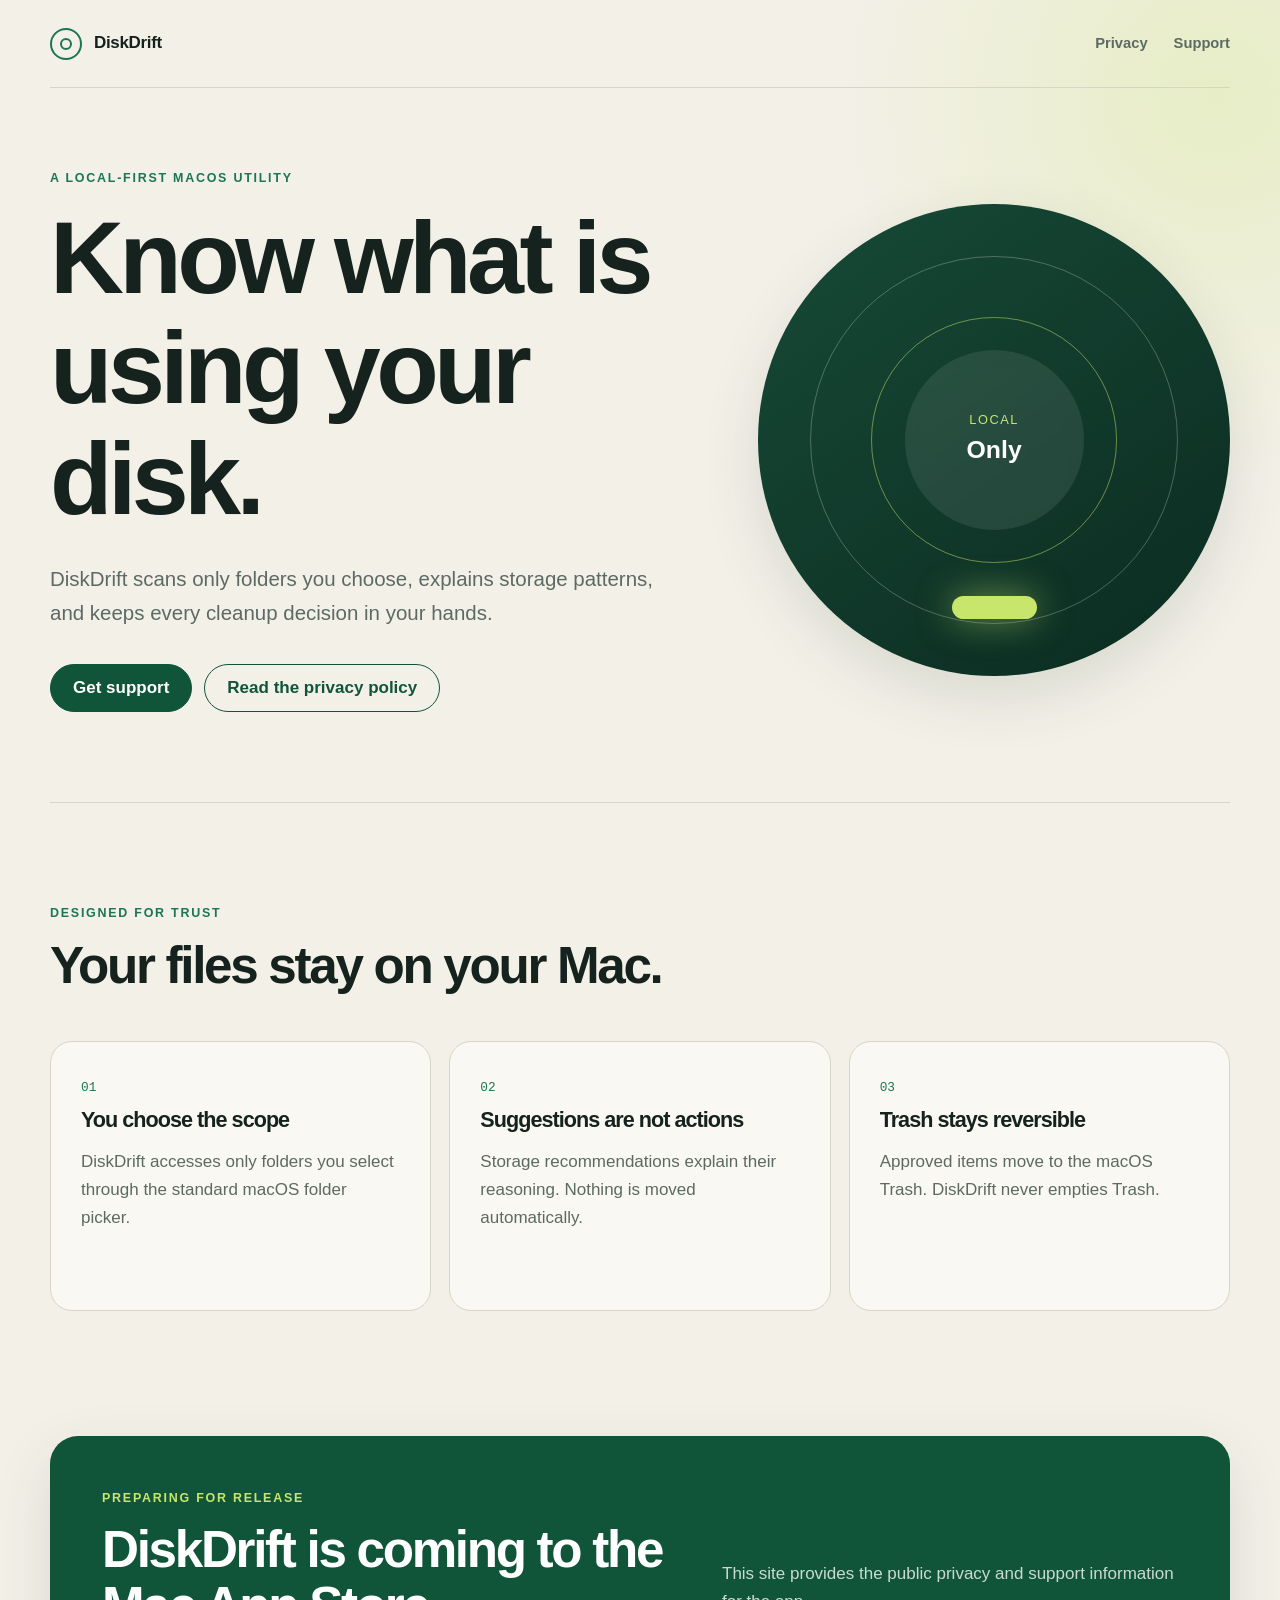
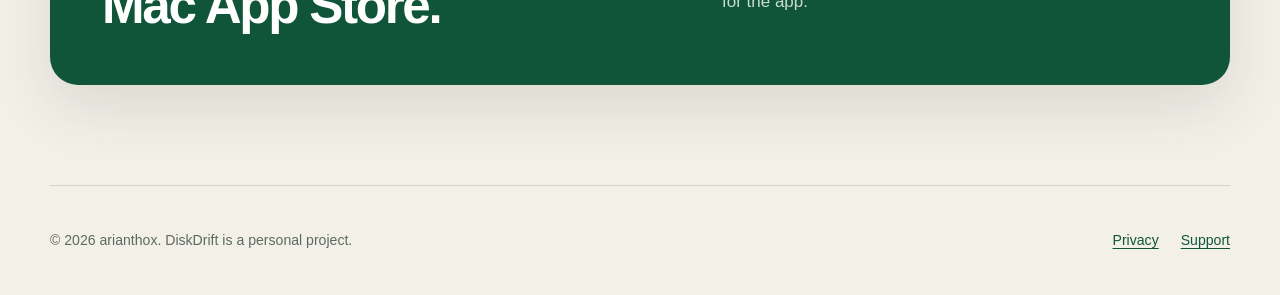
<file: index.html>
<!doctype html>
<html lang="en">
<head>
  <meta charset="utf-8">
  <meta name="viewport" content="width=device-width, initial-scale=1">
  <meta name="description" content="Privacy and support information for DiskDrift, a local-first macOS storage review utility.">
  <title>DiskDrift — Understand your storage</title>
  <link rel="stylesheet" href="./assets/styles.css">
</head>
<body>
  <header class="site-header">
    <a class="brand" href="./" aria-label="DiskDrift home">
      <span class="brand-mark" aria-hidden="true"><span></span></span>
      <span>DiskDrift</span>
    </a>
    <nav aria-label="Primary navigation">
      <a href="./privacy/">Privacy</a>
      <a href="./support/">Support</a>
    </nav>
  </header>

  <main>
    <section class="hero">
      <div class="hero-copy">
        <p class="eyebrow">A local-first macOS utility</p>
        <h1>Know what is using your disk.</h1>
        <p class="lede">DiskDrift scans only folders you choose, explains storage patterns, and keeps every cleanup decision in your hands.</p>
        <div class="actions">
          <a class="button primary" href="./support/">Get support</a>
          <a class="button secondary" href="./privacy/">Read the privacy policy</a>
        </div>
      </div>
      <div class="storage-visual" role="img" aria-label="Abstract disk storage rings">
        <div class="orbit orbit-one"></div>
        <div class="orbit orbit-two"></div>
        <div class="disk-core"><span>Local</span><strong>Only</strong></div>
      </div>
    </section>

    <section class="principles" aria-labelledby="principles-title">
      <div>
        <p class="eyebrow">Designed for trust</p>
        <h2 id="principles-title">Your files stay on your Mac.</h2>
      </div>
      <div class="principle-grid">
        <article>
          <span class="number">01</span>
          <h3>You choose the scope</h3>
          <p>DiskDrift accesses only folders you select through the standard macOS folder picker.</p>
        </article>
        <article>
          <span class="number">02</span>
          <h3>Suggestions are not actions</h3>
          <p>Storage recommendations explain their reasoning. Nothing is moved automatically.</p>
        </article>
        <article>
          <span class="number">03</span>
          <h3>Trash stays reversible</h3>
          <p>Approved items move to the macOS Trash. DiskDrift never empties Trash.</p>
        </article>
      </div>
    </section>

    <section class="status-card">
      <div>
        <p class="eyebrow">Preparing for release</p>
        <h2>DiskDrift is coming to the Mac App Store.</h2>
      </div>
      <p>This site provides the public privacy and support information for the app.</p>
    </section>
  </main>

  <footer>
    <p>© 2026 arianthox. DiskDrift is a personal project.</p>
    <div><a href="./privacy/">Privacy</a><a href="./support/">Support</a></div>
  </footer>
</body>
</html>
</file>
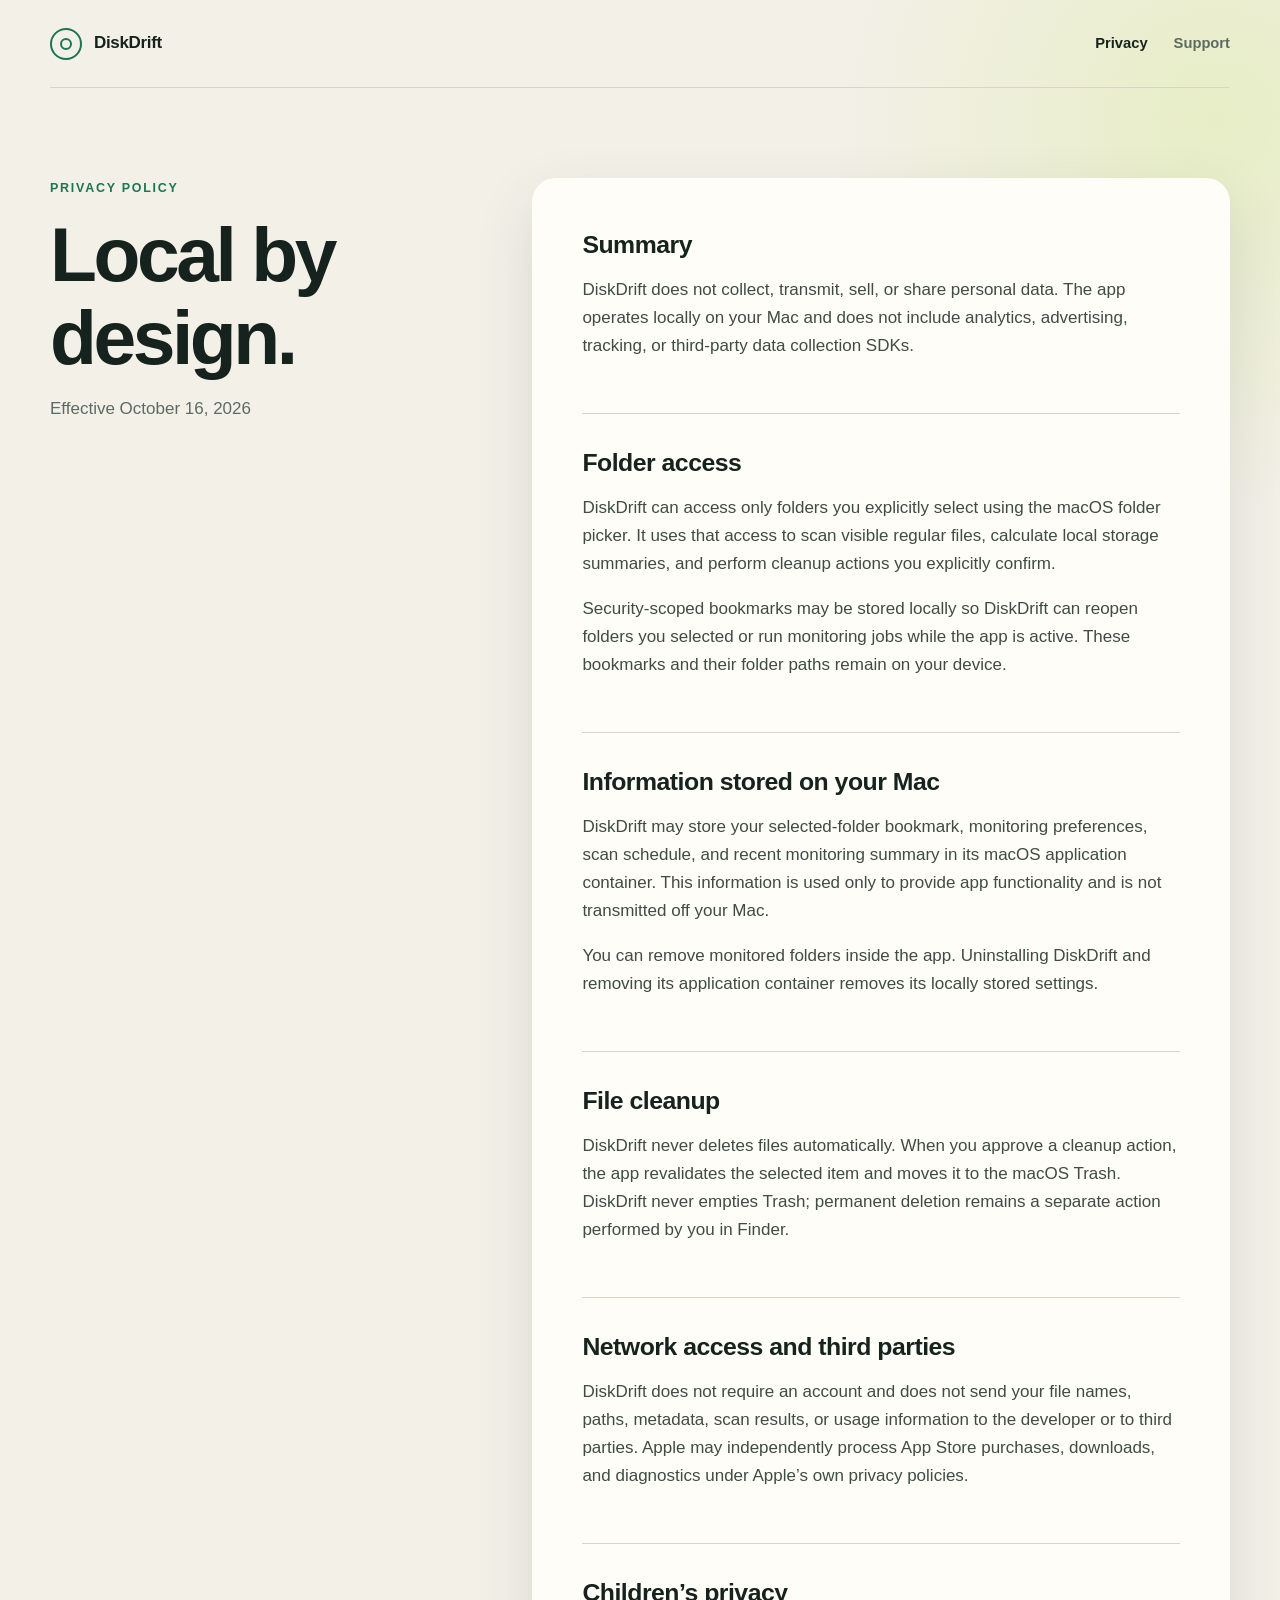
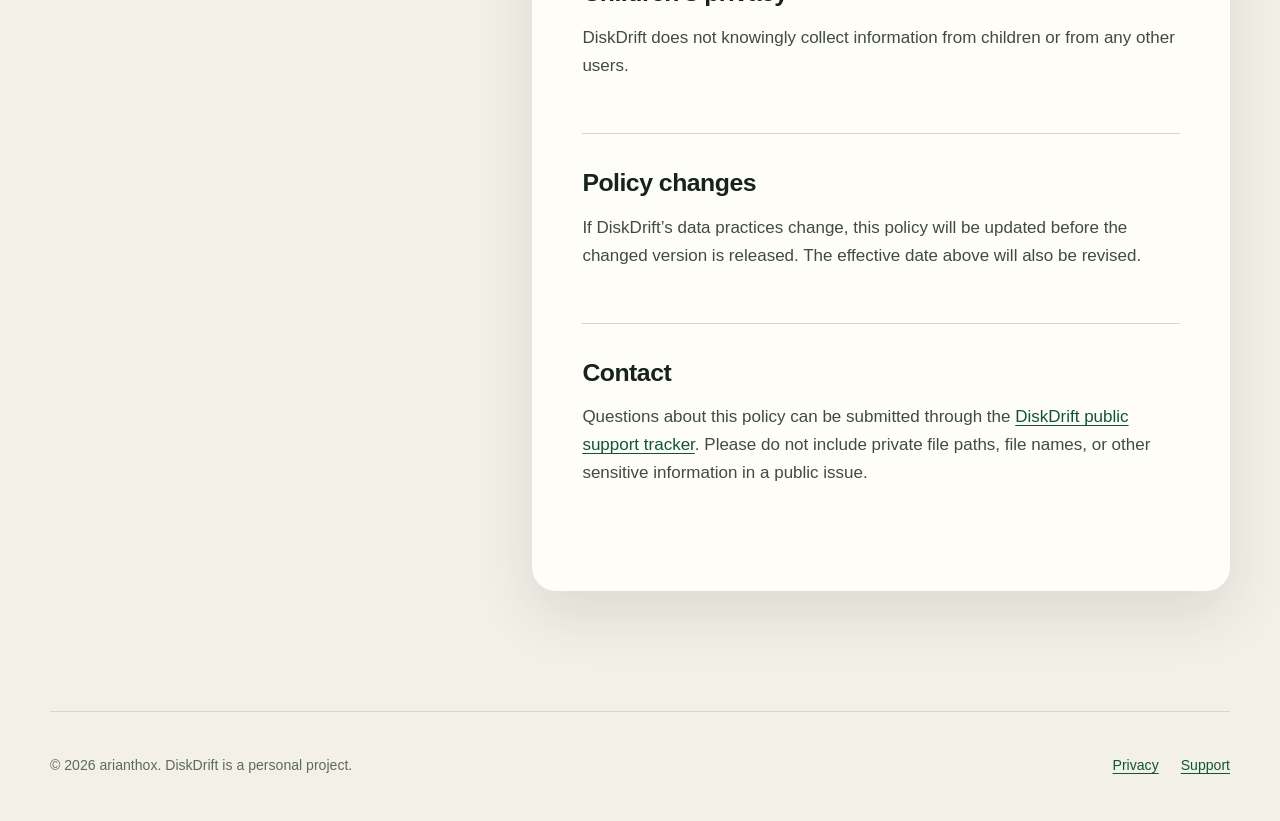
<file: privacy/index.html>
<!doctype html>
<html lang="en">
<head>
  <meta charset="utf-8">
  <meta name="viewport" content="width=device-width, initial-scale=1">
  <meta name="description" content="DiskDrift privacy policy.">
  <title>Privacy Policy — DiskDrift</title>
  <link rel="stylesheet" href="../assets/styles.css">
</head>
<body>
  <header class="site-header">
    <a class="brand" href="../" aria-label="DiskDrift home">
      <span class="brand-mark" aria-hidden="true"><span></span></span>
      <span>DiskDrift</span>
    </a>
    <nav aria-label="Primary navigation">
      <a aria-current="page" href="./">Privacy</a>
      <a href="../support/">Support</a>
    </nav>
  </header>

  <main class="document-shell">
    <aside class="document-intro">
      <p class="eyebrow">Privacy policy</p>
      <h1>Local by design.</h1>
      <p>Effective October 16, 2026</p>
    </aside>

    <article class="document">
      <section>
        <h2>Summary</h2>
        <p>DiskDrift does not collect, transmit, sell, or share personal data. The app operates locally on your Mac and does not include analytics, advertising, tracking, or third-party data collection SDKs.</p>
      </section>

      <section>
        <h2>Folder access</h2>
        <p>DiskDrift can access only folders you explicitly select using the macOS folder picker. It uses that access to scan visible regular files, calculate local storage summaries, and perform cleanup actions you explicitly confirm.</p>
        <p>Security-scoped bookmarks may be stored locally so DiskDrift can reopen folders you selected or run monitoring jobs while the app is active. These bookmarks and their folder paths remain on your device.</p>
      </section>

      <section>
        <h2>Information stored on your Mac</h2>
        <p>DiskDrift may store your selected-folder bookmark, monitoring preferences, scan schedule, and recent monitoring summary in its macOS application container. This information is used only to provide app functionality and is not transmitted off your Mac.</p>
        <p>You can remove monitored folders inside the app. Uninstalling DiskDrift and removing its application container removes its locally stored settings.</p>
      </section>

      <section>
        <h2>File cleanup</h2>
        <p>DiskDrift never deletes files automatically. When you approve a cleanup action, the app revalidates the selected item and moves it to the macOS Trash. DiskDrift never empties Trash; permanent deletion remains a separate action performed by you in Finder.</p>
      </section>

      <section>
        <h2>Network access and third parties</h2>
        <p>DiskDrift does not require an account and does not send your file names, paths, metadata, scan results, or usage information to the developer or to third parties. Apple may independently process App Store purchases, downloads, and diagnostics under Apple’s own privacy policies.</p>
      </section>

      <section>
        <h2>Children’s privacy</h2>
        <p>DiskDrift does not knowingly collect information from children or from any other users.</p>
      </section>

      <section>
        <h2>Policy changes</h2>
        <p>If DiskDrift’s data practices change, this policy will be updated before the changed version is released. The effective date above will also be revised.</p>
      </section>

      <section>
        <h2>Contact</h2>
        <p>Questions about this policy can be submitted through the <a href="https://github.com/arianthox/diskdrift-site/issues/new">DiskDrift public support tracker</a>. Please do not include private file paths, file names, or other sensitive information in a public issue.</p>
      </section>
    </article>
  </main>

  <footer>
    <p>© 2026 arianthox. DiskDrift is a personal project.</p>
    <div><a href="./">Privacy</a><a href="../support/">Support</a></div>
  </footer>
</body>
</html>
</file>
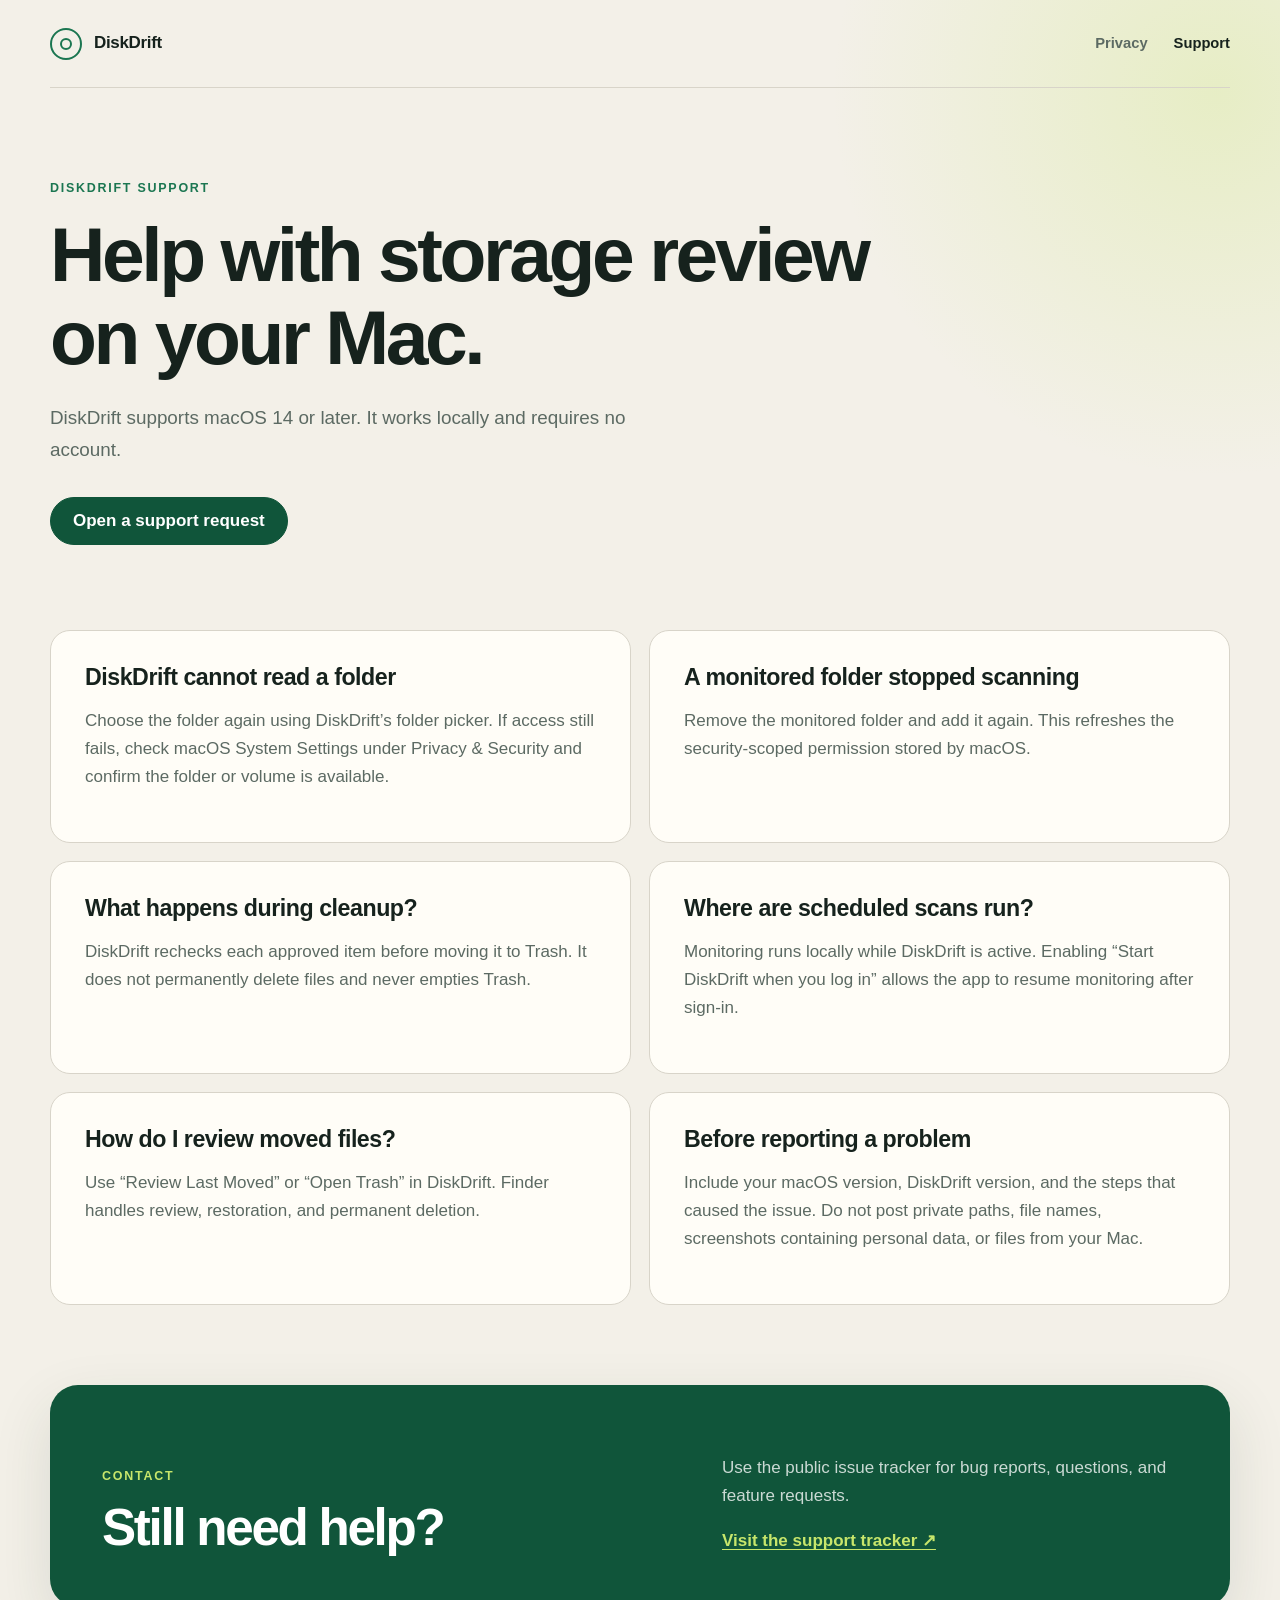
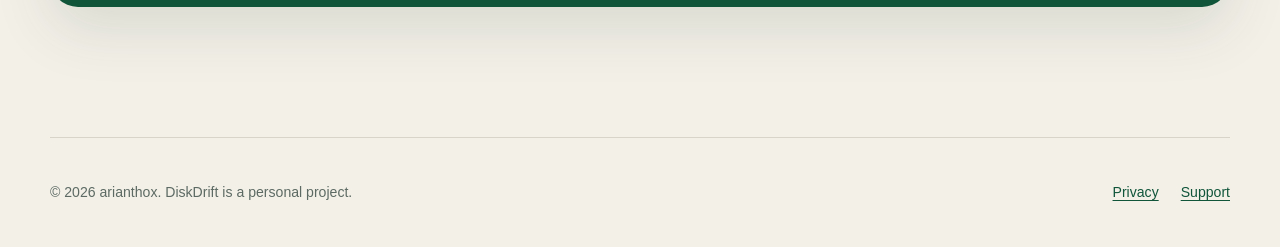
<file: support/index.html>
<!doctype html>
<html lang="en">
<head>
  <meta charset="utf-8">
  <meta name="viewport" content="width=device-width, initial-scale=1">
  <meta name="description" content="Help, frequently asked questions, and contact information for DiskDrift.">
  <title>Support — DiskDrift</title>
  <link rel="stylesheet" href="../assets/styles.css">
</head>
<body>
  <header class="site-header">
    <a class="brand" href="../" aria-label="DiskDrift home">
      <span class="brand-mark" aria-hidden="true"><span></span></span>
      <span>DiskDrift</span>
    </a>
    <nav aria-label="Primary navigation">
      <a href="../privacy/">Privacy</a>
      <a aria-current="page" href="./">Support</a>
    </nav>
  </header>

  <main class="support-shell">
    <section class="support-hero">
      <p class="eyebrow">DiskDrift support</p>
      <h1>Help with storage review on your Mac.</h1>
      <p>DiskDrift supports macOS 14 or later. It works locally and requires no account.</p>
      <a class="button primary" href="https://github.com/arianthox/diskdrift-site/issues/new">Open a support request</a>
    </section>

    <section class="support-grid" aria-label="Frequently asked questions">
      <article>
        <h2>DiskDrift cannot read a folder</h2>
        <p>Choose the folder again using DiskDrift’s folder picker. If access still fails, check macOS System Settings under Privacy &amp; Security and confirm the folder or volume is available.</p>
      </article>
      <article>
        <h2>A monitored folder stopped scanning</h2>
        <p>Remove the monitored folder and add it again. This refreshes the security-scoped permission stored by macOS.</p>
      </article>
      <article>
        <h2>What happens during cleanup?</h2>
        <p>DiskDrift rechecks each approved item before moving it to Trash. It does not permanently delete files and never empties Trash.</p>
      </article>
      <article>
        <h2>Where are scheduled scans run?</h2>
        <p>Monitoring runs locally while DiskDrift is active. Enabling “Start DiskDrift when you log in” allows the app to resume monitoring after sign-in.</p>
      </article>
      <article>
        <h2>How do I review moved files?</h2>
        <p>Use “Review Last Moved” or “Open Trash” in DiskDrift. Finder handles review, restoration, and permanent deletion.</p>
      </article>
      <article>
        <h2>Before reporting a problem</h2>
        <p>Include your macOS version, DiskDrift version, and the steps that caused the issue. Do not post private paths, file names, screenshots containing personal data, or files from your Mac.</p>
      </article>
    </section>

    <section class="contact-card">
      <div>
        <p class="eyebrow">Contact</p>
        <h2>Still need help?</h2>
      </div>
      <div>
        <p>Use the public issue tracker for bug reports, questions, and feature requests.</p>
        <a class="text-link" href="https://github.com/arianthox/diskdrift-site/issues">Visit the support tracker <span aria-hidden="true">↗</span></a>
      </div>
    </section>
  </main>

  <footer>
    <p>© 2026 arianthox. DiskDrift is a personal project.</p>
    <div><a href="../privacy/">Privacy</a><a href="./">Support</a></div>
  </footer>
</body>
</html>
</file>
<file: assets/styles.css>
:root {
  color-scheme: light;
  --ink: #16221d;
  --muted: #5c6a63;
  --paper: #f3f0e8;
  --panel: #fffdf7;
  --line: #d8d4c9;
  --green: #1b7651;
  --green-dark: #10553a;
  --lime: #c7e66b;
  --amber: #f3b954;
  --shadow: 0 22px 60px rgba(35, 55, 44, 0.12);
  font-family: Inter, ui-sans-serif, -apple-system, BlinkMacSystemFont, "Segoe UI", sans-serif;
}

* { box-sizing: border-box; }

html { scroll-behavior: smooth; }

body {
  margin: 0;
  color: var(--ink);
  background:
    radial-gradient(circle at 95% 5%, rgba(199, 230, 107, 0.28), transparent 24rem),
    var(--paper);
  font-size: 17px;
  line-height: 1.65;
}

a { color: var(--green-dark); text-underline-offset: 0.2em; }
a:hover { color: var(--green); }

.site-header,
main,
footer {
  width: min(1180px, calc(100% - 40px));
  margin-inline: auto;
}

.site-header {
  min-height: 88px;
  display: flex;
  align-items: center;
  justify-content: space-between;
  border-bottom: 1px solid var(--line);
}

.brand {
  display: inline-flex;
  align-items: center;
  gap: 12px;
  color: var(--ink);
  font-weight: 760;
  letter-spacing: -0.02em;
  text-decoration: none;
}

.brand-mark {
  width: 32px;
  height: 32px;
  display: grid;
  place-items: center;
  border: 2px solid var(--green);
  border-radius: 50%;
}

.brand-mark span {
  width: 12px;
  height: 12px;
  border: 2px solid var(--green);
  border-radius: 50%;
}

nav { display: flex; gap: 26px; }
nav a { color: var(--muted); font-size: 0.92rem; font-weight: 650; text-decoration: none; }
nav a[aria-current="page"], nav a:hover { color: var(--ink); }

.hero {
  min-height: 620px;
  display: grid;
  grid-template-columns: 1.15fr 0.85fr;
  align-items: center;
  gap: 70px;
  padding: 80px 0 90px;
}

.eyebrow {
  margin: 0 0 14px;
  color: var(--green);
  font-size: 0.78rem;
  font-weight: 800;
  letter-spacing: 0.14em;
  text-transform: uppercase;
}

h1, h2, h3 { line-height: 1.08; letter-spacing: -0.045em; }
h1 { margin: 0; font-size: clamp(3.4rem, 8vw, 6.8rem); font-weight: 790; }
h2 { margin: 0; font-size: clamp(2rem, 4vw, 3.6rem); }
h3 { margin: 0.5rem 0 0.65rem; font-size: 1.35rem; }

.lede {
  max-width: 650px;
  margin: 28px 0 34px;
  color: var(--muted);
  font-size: 1.28rem;
}

.actions { display: flex; flex-wrap: wrap; gap: 12px; }
.button {
  display: inline-flex;
  min-height: 48px;
  align-items: center;
  justify-content: center;
  padding: 0 22px;
  border: 1px solid var(--green-dark);
  border-radius: 999px;
  font-weight: 720;
  text-decoration: none;
}
.button.primary { color: white; background: var(--green-dark); }
.button.primary:hover { color: white; background: var(--green); }
.button.secondary { color: var(--green-dark); background: transparent; }

.storage-visual {
  position: relative;
  aspect-ratio: 1;
  display: grid;
  place-items: center;
  border-radius: 50%;
  background: linear-gradient(145deg, #174a37, #0b2b20);
  box-shadow: var(--shadow);
  overflow: hidden;
}

.storage-visual::after {
  content: "";
  position: absolute;
  width: 18%;
  height: 5%;
  bottom: 12%;
  border-radius: 99px;
  background: var(--lime);
  box-shadow: 0 0 35px rgba(199, 230, 107, 0.55);
}

.orbit { position: absolute; border: 1px solid rgba(255,255,255,0.25); border-radius: 50%; }
.orbit-one { inset: 11%; }
.orbit-two { inset: 24%; border-color: rgba(199, 230, 107, 0.5); }
.disk-core {
  width: 38%;
  aspect-ratio: 1;
  display: flex;
  flex-direction: column;
  align-items: center;
  justify-content: center;
  border-radius: 50%;
  color: white;
  background: rgba(255,255,255,0.09);
  backdrop-filter: blur(8px);
}
.disk-core span { color: var(--lime); font-size: 0.8rem; letter-spacing: 0.12em; text-transform: uppercase; }
.disk-core strong { font-size: 1.55rem; }

.principles { padding: 100px 0; border-top: 1px solid var(--line); }
.principles > div:first-child { max-width: 690px; margin-bottom: 48px; }
.principle-grid { display: grid; grid-template-columns: repeat(3, 1fr); gap: 18px; }
.principle-grid article {
  min-height: 270px;
  padding: 30px;
  border: 1px solid var(--line);
  border-radius: 22px;
  background: rgba(255,253,247,0.65);
}
.principle-grid p, .status-card > p, .contact-card p { color: var(--muted); }
.number { color: var(--green); font-family: ui-monospace, SFMono-Regular, Menlo, monospace; font-size: 0.8rem; }

.status-card, .contact-card {
  margin: 25px 0 100px;
  padding: 52px;
  display: grid;
  grid-template-columns: 1fr 0.8fr;
  gap: 50px;
  align-items: end;
  border-radius: 28px;
  color: white;
  background: var(--green-dark);
  box-shadow: var(--shadow);
}
.status-card .eyebrow, .contact-card .eyebrow { color: var(--lime); }
.status-card > p, .contact-card p { color: rgba(255,255,255,0.78); }
.contact-card a { color: var(--lime); }

.document-shell {
  display: grid;
  grid-template-columns: 0.72fr 1.28fr;
  gap: 90px;
  padding: 90px 0 120px;
}
.document-intro { position: sticky; top: 35px; align-self: start; }
.document-intro h1, .support-hero h1 { font-size: clamp(3rem, 6vw, 5.6rem); }
.document-intro > p:last-child { color: var(--muted); }
.document {
  padding: 18px 50px 50px;
  border-radius: 24px;
  background: var(--panel);
  box-shadow: var(--shadow);
}
.document section { padding: 36px 0; border-bottom: 1px solid var(--line); }
.document section:last-child { border-bottom: 0; }
.document h2 { margin-bottom: 14px; font-size: 1.55rem; letter-spacing: -0.02em; }
.document p { color: #3e4c45; }

.support-shell { padding: 90px 0 30px; }
.support-hero { max-width: 850px; padding-bottom: 85px; }
.support-hero > p:not(.eyebrow) { max-width: 620px; margin: 24px 0 32px; color: var(--muted); font-size: 1.18rem; }
.support-grid { display: grid; grid-template-columns: repeat(2, 1fr); gap: 18px; }
.support-grid article { padding: 34px; border: 1px solid var(--line); border-radius: 20px; background: var(--panel); }
.support-grid h2 { font-size: 1.45rem; letter-spacing: -0.02em; }
.support-grid p { color: var(--muted); }
.contact-card { margin-top: 80px; }
.text-link { font-weight: 750; }

footer {
  min-height: 110px;
  display: flex;
  align-items: center;
  justify-content: space-between;
  gap: 30px;
  border-top: 1px solid var(--line);
  color: var(--muted);
  font-size: 0.88rem;
}
footer div { display: flex; gap: 22px; }

:focus-visible { outline: 3px solid var(--amber); outline-offset: 4px; border-radius: 4px; }

@media (max-width: 820px) {
  .hero, .document-shell, .status-card, .contact-card { grid-template-columns: 1fr; }
  .hero { gap: 40px; padding-top: 60px; }
  .storage-visual { width: min(100%, 480px); margin-inline: auto; }
  .principle-grid, .support-grid { grid-template-columns: 1fr; }
  .document-intro { position: static; }
  .document { padding: 8px 28px 35px; }
}

@media (max-width: 540px) {
  .site-header { min-height: 74px; }
  nav { gap: 14px; }
  .hero { min-height: auto; }
  h1 { font-size: 3.25rem; }
  .status-card, .contact-card { padding: 34px 26px; }
  footer { padding: 28px 0; align-items: flex-start; flex-direction: column; }
}

@media (prefers-reduced-motion: reduce) {
  html { scroll-behavior: auto; }
}
</file>
